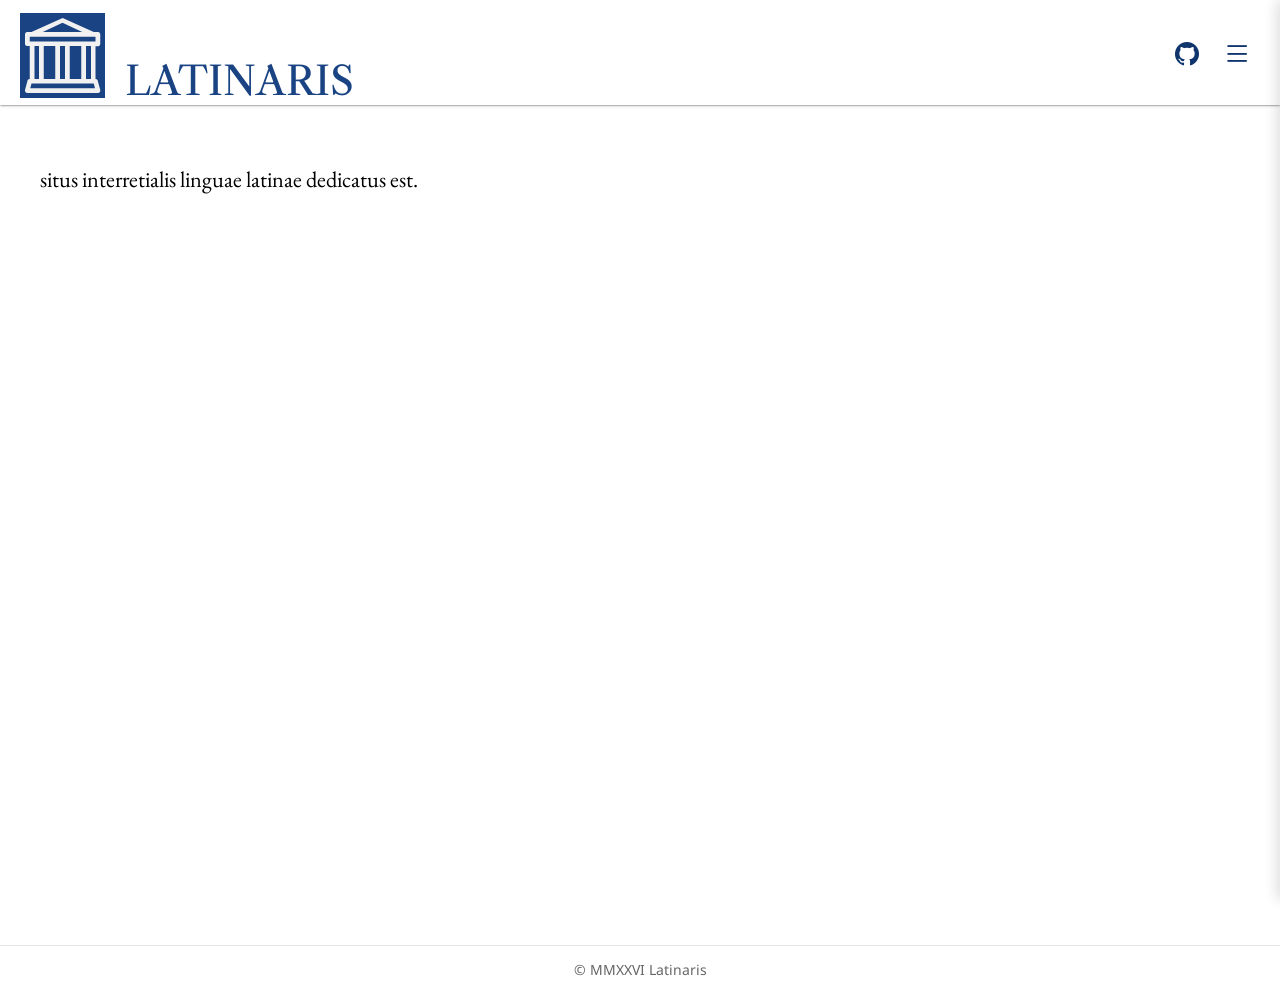
<file: index.html>
<!doctype html>
<html lang="la">

<head>
  <meta charset="utf-8">
  <meta name="viewport" content="width=device-width, initial-scale=1.0">
  <title>Latinaris</title>
  <link rel="stylesheet" href="https://cdn.jsdelivr.net/npm/bootstrap-icons@1.13.1/font/bootstrap-icons.min.css">
  <link rel="stylesheet" href="/styles.css">
  <link rel="icon" type="image/png" sizes="32x32" href="/favicon.png">

  <link rel="preconnect" href="https://fonts.googleapis.com">
  <link rel="preconnect" href="https://fonts.gstatic.com" crossorigin>
  <link
    href="https://fonts.googleapis.com/css2?family=EB+Garamond:ital,wght@0,400..800;1,400..800&family=Libre+Caslon+Text:ital,wght@0,400;0,700;1,400&family=Noto+Sans:ital,wght@0,100..900;1,100..900&display=swap"
    rel="stylesheet">
</head>

<body>

  <div class="navbar">

    <div class="brand">
      
      <i class="bi bi-bank brand-logo"></i>
      <span class="brand-name">LATINARIS</span>
    </div>

    <div class="nav-actions">
      <a href="https://github.com/latinaris/latinaris.github.com" class="nav-link" aria-label="Visit our GitHub repository">
        <i class="bi bi-github"></i>
      </a>
      <button id="menu-toggle" class="menu-btn" aria-label="Open navigation menu" aria-expanded="false">
        <i class="bi bi-list"></i>
      </button>
    </div>
  </div>

  <!-- Content Layout Wrapper -->
  <div class="layout-container">

    <!-- Main Article Content -->
    <main class="main-content">

      <div class="content">
        <p>
          situs interretialis linguae latinae dedicatus est.
        </p>
      </div>
    </main>
   
  </div>

  <footer class="site-footer">
    <p>&copy; MMXXVI Latinaris</p>
  </footer>
  <div id="menu-backdrop" class="menu-backdrop"></div>

  <!-- Right-Side Off-Canvas Drawer -->
  <aside id="side-menu" class="side-menu" aria-hidden="true">
    <div class="side-menu-header">
      <span>INDEX</span>
      <button id="menu-close" class="menu-close-btn" aria-label="Close navigation menu">
        <i class="bi bi-x-lg"></i>
      </button>
    </div>
    <nav class="side-menu-links">
      <a href="/index.html"><i class="bi bi-house-door"></i> DOMUS</a>
      <a href="/bib/index.html"><i class="bi bi-book"></i> BIBLIOTHECA</a>
    </nav>
  </aside>

  <script src="/script.js"></script>
</body>

</html>
</file>
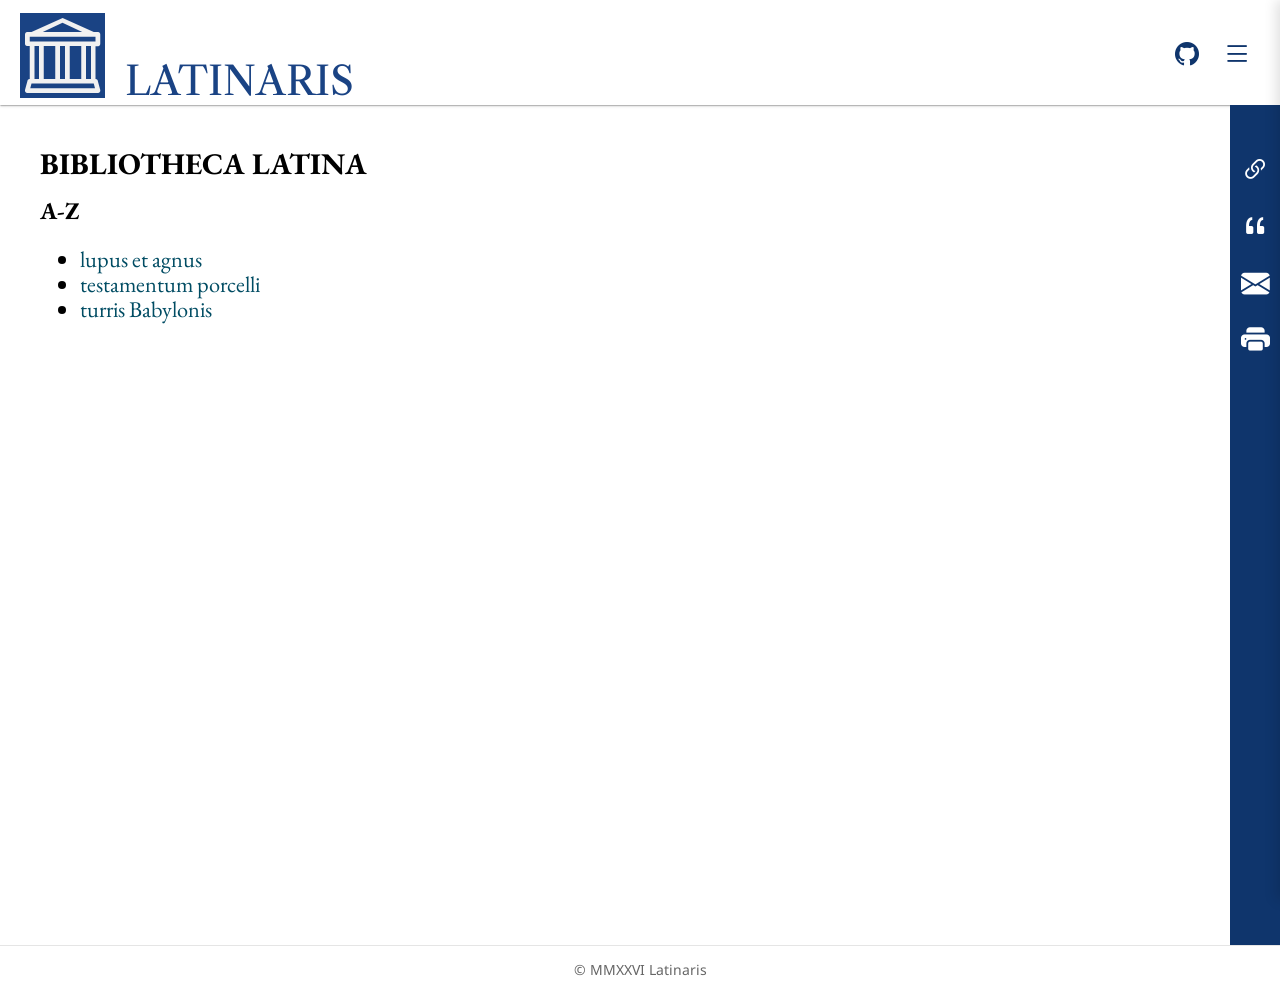
<file: bib/index.html>
<!doctype html>
<html lang="la">

<head>
    <meta charset="utf-8">
    <meta name="viewport" content="width=device-width, initial-scale=1.0">
    <title>bibliotheca</title>
    <link rel="stylesheet" href="https://cdn.jsdelivr.net/npm/bootstrap-icons@1.13.1/font/bootstrap-icons.min.css">
    <link rel="stylesheet" href="/styles.css">
    <link rel="icon" type="image/png" sizes="32x32" href="/favicon.png">

    <link rel="preconnect" href="https://fonts.googleapis.com">
    <link rel="preconnect" href="https://fonts.gstatic.com" crossorigin>
    <link
        href="https://fonts.googleapis.com/css2?family=EB+Garamond:ital,wght@0,400..800;1,400..800&family=Libre+Caslon+Text:ital,wght@0,400;0,700;1,400&family=Noto+Sans:ital,wght@0,100..900;1,100..900&display=swap"
        rel="stylesheet">
</head>

<body>

    <div class="navbar">

        <div class="brand">
            <i class="bi bi-bank brand-logo"></i>
            <span class="brand-name">LATINARIS</span>
        </div>

        <div class="nav-actions">
            <a href="https://github.com/latinaris/latinaris.github.com" class="nav-link" aria-label="Visit our GitHub repository">
                <i class="bi bi-github"></i>
            </a>
            <button id="menu-toggle" class="menu-btn" aria-label="Open navigation menu" aria-expanded="false">
                <i class="bi bi-list"></i>
            </button>
        </div>
    </div>

    <!-- Content Layout Wrapper -->
    <div class="layout-container">

        <!-- Main Article Content -->
        <main class="main-content">


            <div class="widget">
                <h1 class="title">BIBLIOTHECA LATINA</h1>
                <h2>A-Z</h2>
            </div>



            <div class="content">
                <p>
                <ul>

                    <li><a href="/bib/fabulae-aesopiae/lupus-et-agnus.html">lupus et agnus</a></li>
                    <li><a href="/bib/adespota/testamentum-porcelli.html">testamentum porcelli</a></li>
                    <li><a href="/bib/biblia/turris-babylonis.html">turris Babylonis</a></li>

                </ul>
                </p>


            </div>
        </main>

        <!-- Slim Right-Side Sharing & Citation Rail -->
        <div class="share-rail" aria-label="Share and cite actions">
            <button type="button" class="share-rail-btn" id="copy-link-btn" title="Copy article link"
                aria-label="Copy article link">
                <i class="bi bi-link-45deg"></i>
            </button>
            <button type="button" class="share-rail-btn" id="cite-btn" title="Copy citation" aria-label="Copy citation">
                <i class="bi bi-quote"></i>
            </button>
            <a class="share-rail-btn"
                href="mailto:?subject=testamentum%20porcelli&body=https://latinaris.github.io/bib/index.html"
                title="Share via email" aria-label="Share via email">
                <i class="bi bi-envelope-fill"></i>
            </a>
            <button type="button" class="share-rail-btn" onclick="window.print()" title="Print article"
                aria-label="Print article">
                <i class="bi bi-printer-fill"></i>
            </button>
        </div>

    </div>

    <footer class="site-footer">
        <p>&copy; MMXXVI Latinaris</p>
    </footer>
    <div id="menu-backdrop" class="menu-backdrop"></div>

    <!-- Right-Side Off-Canvas Drawer -->
    <aside id="side-menu" class="side-menu" aria-hidden="true">
        <div class="side-menu-header">
            <span>INDEX</span>
            <button id="menu-close" class="menu-close-btn" aria-label="Close navigation menu">
                <i class="bi bi-x-lg"></i>
            </button>
        </div>
        <nav class="side-menu-links">
            <a href="/index.html"><i class="bi bi-house-door"></i> DOMUS</a>
            <a href="/bib/index.html"><i class="bi bi-book"></i> BIBLIOTHECA</a>
        </nav>
    </aside>

    <script src="/script.js"></script>
</body>

</html>
</file>
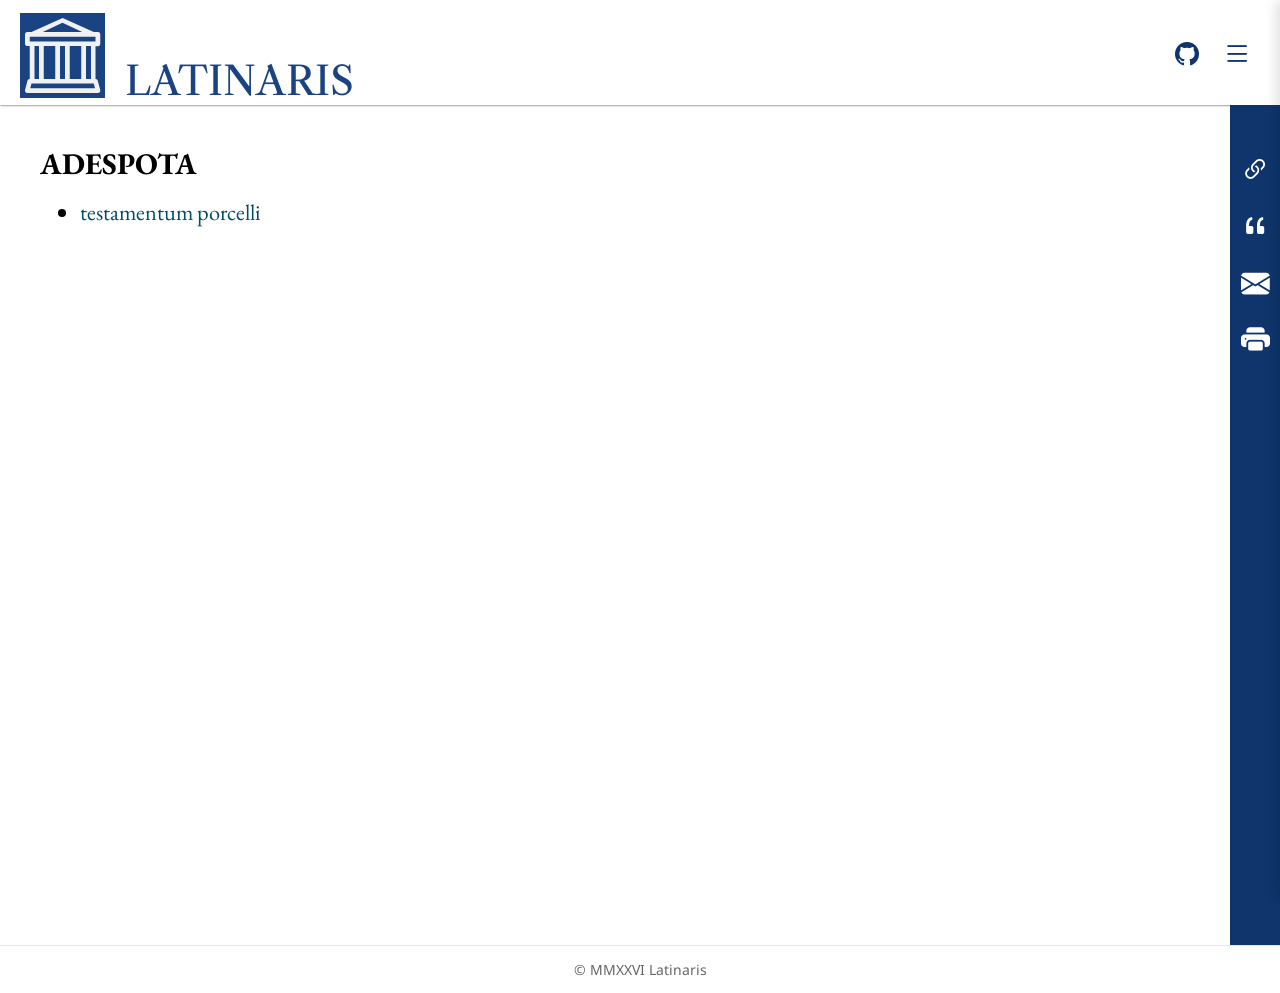
<file: bib/adespota/index.html>
<!doctype html>
<html lang="la">

<head>
  <meta charset="utf-8">
  <meta name="viewport" content="width=device-width, initial-scale=1.0">
  <title>adespota</title>
  <link rel="stylesheet" href="https://cdn.jsdelivr.net/npm/bootstrap-icons@1.13.1/font/bootstrap-icons.min.css">
  <link rel="stylesheet" href="/styles.css">
  <link rel="icon" type="image/png" sizes="32x32" href="/favicon.png">

  <link rel="preconnect" href="https://fonts.googleapis.com">
  <link rel="preconnect" href="https://fonts.gstatic.com" crossorigin>
  <link
    href="https://fonts.googleapis.com/css2?family=EB+Garamond:ital,wght@0,400..800;1,400..800&family=Libre+Caslon+Text:ital,wght@0,400;0,700;1,400&family=Noto+Sans:ital,wght@0,100..900;1,100..900&display=swap"
    rel="stylesheet">
</head>

<body>

  <div class="navbar">

    <div class="brand">
      <i class="bi bi-bank brand-logo"></i>
      <span class="brand-name">LATINARIS</span>
    </div>

    <div class="nav-actions">
      <a href="https://github.com/latinaris/latinaris.github.com" class="nav-link" aria-label="Visit our GitHub repository">
        <i class="bi bi-github"></i>
      </a>
      <button id="menu-toggle" class="menu-btn" aria-label="Open navigation menu" aria-expanded="false">
        <i class="bi bi-list"></i>
      </button>
    </div>
  </div>

  <!-- Content Layout Wrapper -->
  <div class="layout-container">

    <!-- Main Article Content -->
    <main class="main-content">


      <div class="widget">
        <h1 class="title">ADESPOTA</h1>
       
      </div>



      <div class="content">
        <p>
          <ul>
            <li><a href="/bib/adespota/testamentum-porcelli.html">testamentum porcelli</a></li>
          </ul>
        </p>
        
      
      </div>
    </main>

    <!-- Slim Right-Side Sharing & Citation Rail -->
    <div class="share-rail" aria-label="Share and cite actions">
      <button type="button" class="share-rail-btn" id="copy-link-btn" title="Copy article link"
        aria-label="Copy article link">
        <i class="bi bi-link-45deg"></i>
      </button>
      <button type="button" class="share-rail-btn" id="cite-btn" title="Copy citation" aria-label="Copy citation">
        <i class="bi bi-quote"></i>
      </button>
      <a class="share-rail-btn" href="mailto:?subject=ADESPOTA&body=https://latinaris.github.io/bib/adespota/"
        title="Share via email" aria-label="Share via email">
        <i class="bi bi-envelope-fill"></i>
      </a>
      <button type="button" class="share-rail-btn" onclick="window.print()" title="Print article"
        aria-label="Print article">
        <i class="bi bi-printer-fill"></i>
      </button>
    </div>

  </div>

  <footer class="site-footer">
    <p>&copy; MMXXVI Latinaris</p>
  </footer>
  <div id="menu-backdrop" class="menu-backdrop"></div>

  <!-- Right-Side Off-Canvas Drawer -->
  <aside id="side-menu" class="side-menu" aria-hidden="true">
    <div class="side-menu-header">
      <span>INDEX</span>
      <button id="menu-close" class="menu-close-btn" aria-label="Close navigation menu">
        <i class="bi bi-x-lg"></i>
      </button>
    </div>
    <nav class="side-menu-links">
      <a href="/index.html"><i class="bi bi-house-door"></i> DOMUS</a>
      <a href="/bib/index.html"><i class="bi bi-book"></i> BIBLIOTHECA</a>
    </nav>
  </aside>

  <script src="/script.js"></script>
</body>

</html>
</file>
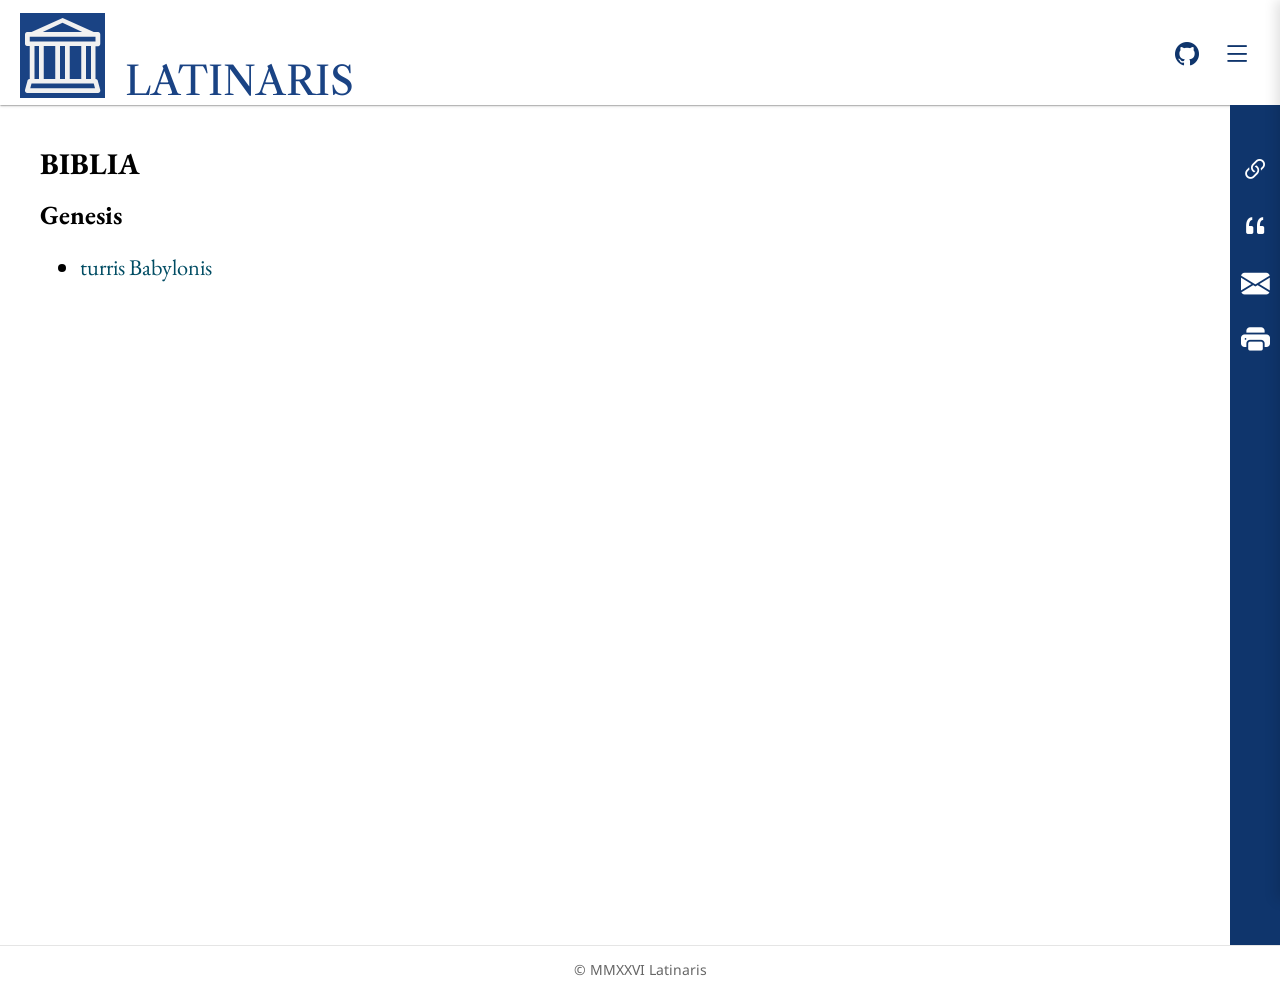
<file: bib/biblia/index.html>
<!doctype html>
<html lang="la">

<head>
  <meta charset="utf-8">
  <meta name="viewport" content="width=device-width, initial-scale=1.0">
  <title>Biblia</title>
  <link rel="stylesheet" href="https://cdn.jsdelivr.net/npm/bootstrap-icons@1.13.1/font/bootstrap-icons.min.css">
  <link rel="stylesheet" href="/styles.css">
  <link rel="icon" type="image/png" sizes="32x32" href="/favicon.png">

  <link rel="preconnect" href="https://fonts.googleapis.com">
  <link rel="preconnect" href="https://fonts.gstatic.com" crossorigin>
  <link
    href="https://fonts.googleapis.com/css2?family=EB+Garamond:ital,wght@0,400..800;1,400..800&family=Libre+Caslon+Text:ital,wght@0,400;0,700;1,400&family=Noto+Sans:ital,wght@0,100..900;1,100..900&display=swap"
    rel="stylesheet">
</head>

<body>

  <div class="navbar">

    <div class="brand">
      <i class="bi bi-bank brand-logo"></i>
      <span class="brand-name">LATINARIS</span>
    </div>

    <div class="nav-actions">
      <a href="https://github.com/latinaris/latinaris.github.com" class="nav-link" aria-label="Visit our GitHub repository">
        <i class="bi bi-github"></i>
      </a>
      <button id="menu-toggle" class="menu-btn" aria-label="Open navigation menu" aria-expanded="false">
        <i class="bi bi-list"></i>
      </button>
    </div>
  </div>

  <!-- Content Layout Wrapper -->
  <div class="layout-container">

    <!-- Main Article Content -->
    <main class="main-content">


      <div class="widget">
        <h1 class="title">BIBLIA</h1>
       
      </div>



      <div class="content">
        <h3>Genesis</h3>
        <p>
          <ul>
            <li><a href="/bib/biblia/turris-babylonis.html">turris Babylonis</a></li>
          </ul>
        </p>
        
      
      </div>
    </main>

    <!-- Slim Right-Side Sharing & Citation Rail -->
    <div class="share-rail" aria-label="Share and cite actions">
      <button type="button" class="share-rail-btn" id="copy-link-btn" title="Copy article link"
        aria-label="Copy article link">
        <i class="bi bi-link-45deg"></i>
      </button>
      <button type="button" class="share-rail-btn" id="cite-btn" title="Copy citation" aria-label="Copy citation">
        <i class="bi bi-quote"></i>
      </button>
      <a class="share-rail-btn" href="mailto:?subject=BIBLIA&body=https://latinaris.github.io/bib/biblia/"
        title="Share via email" aria-label="Share via email">
        <i class="bi bi-envelope-fill"></i>
      </a>
      <button type="button" class="share-rail-btn" onclick="window.print()" title="Print article"
        aria-label="Print article">
        <i class="bi bi-printer-fill"></i>
      </button>
    </div>

  </div>

  <footer class="site-footer">
    <p>&copy; MMXXVI Latinaris</p>
  </footer>
  <div id="menu-backdrop" class="menu-backdrop"></div>

  <!-- Right-Side Off-Canvas Drawer -->
  <aside id="side-menu" class="side-menu" aria-hidden="true">
    <div class="side-menu-header">
      <span>INDEX</span>
      <button id="menu-close" class="menu-close-btn" aria-label="Close navigation menu">
        <i class="bi bi-x-lg"></i>
      </button>
    </div>
    <nav class="side-menu-links">
      <a href="/index.html"><i class="bi bi-house-door"></i> DOMUS</a>
      <a href="/bib/index.html"><i class="bi bi-book"></i> BIBLIOTHECA</a>
    </nav>
  </aside>

  <script src="/script.js"></script>
</body>

</html>
</file>
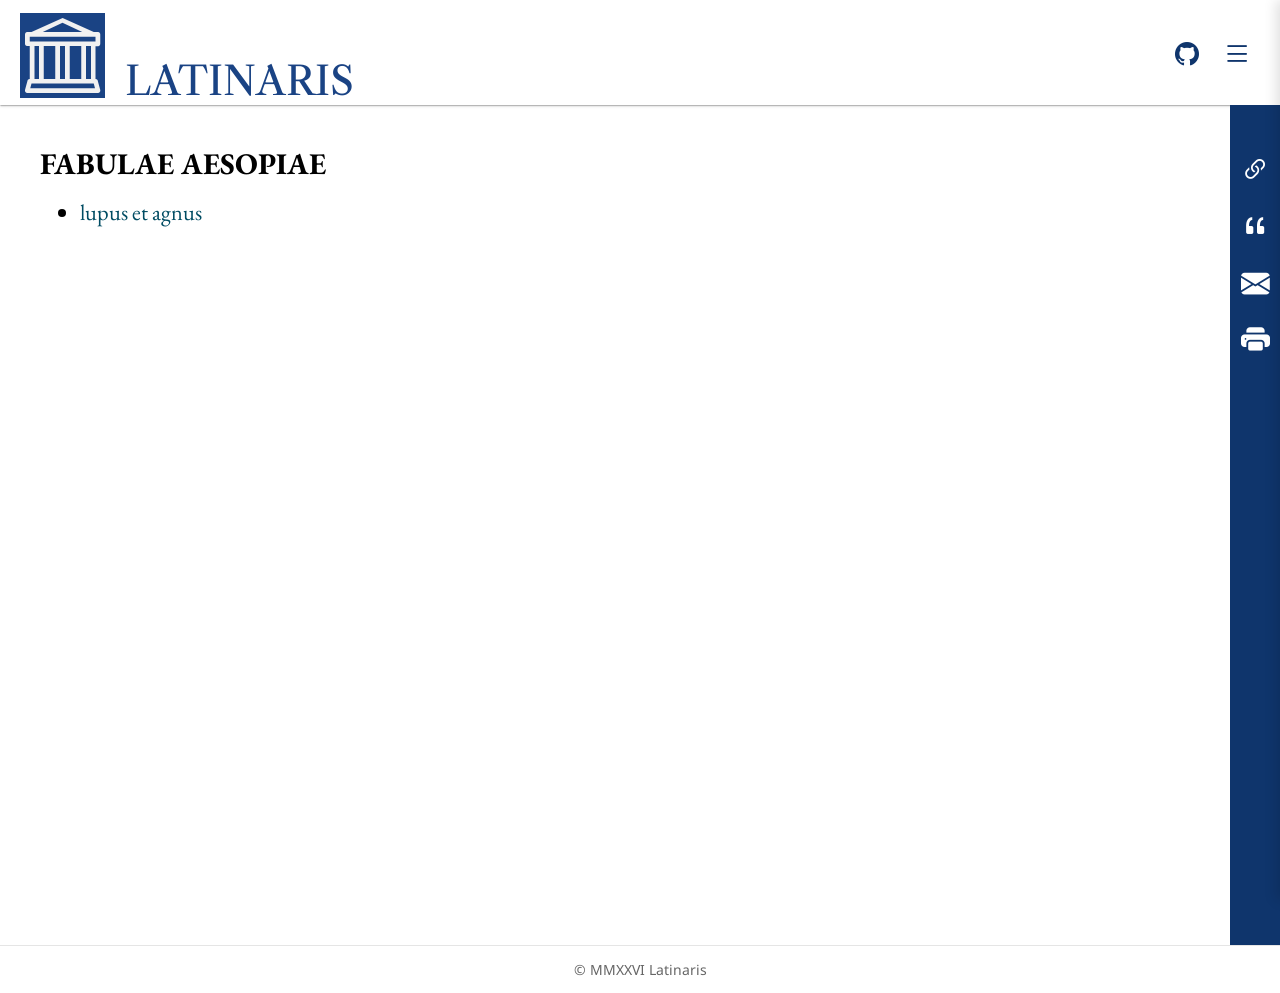
<file: bib/fabulae-aesopiae/index.html>
<!doctype html>
<html lang="la">

<head>
  <meta charset="utf-8">
  <meta name="viewport" content="width=device-width, initial-scale=1.0">
  <title>fabulae Aesopiae</title>
  <link rel="stylesheet" href="https://cdn.jsdelivr.net/npm/bootstrap-icons@1.13.1/font/bootstrap-icons.min.css">
  <link rel="stylesheet" href="/styles.css">
  <link rel="icon" type="image/png" sizes="32x32" href="/favicon.png">

  <link rel="preconnect" href="https://fonts.googleapis.com">
  <link rel="preconnect" href="https://fonts.gstatic.com" crossorigin>
  <link
    href="https://fonts.googleapis.com/css2?family=EB+Garamond:ital,wght@0,400..800;1,400..800&family=Libre+Caslon+Text:ital,wght@0,400;0,700;1,400&family=Noto+Sans:ital,wght@0,100..900;1,100..900&display=swap"
    rel="stylesheet">
</head>

<body>

  <div class="navbar">

    <div class="brand">
      <i class="bi bi-bank brand-logo"></i>
      <span class="brand-name">LATINARIS</span>
    </div>

    <div class="nav-actions">
      <a href="https://github.com/latinaris/latinaris.github.com" class="nav-link" aria-label="Visit our GitHub repository">
        <i class="bi bi-github"></i>
      </a>
      <button id="menu-toggle" class="menu-btn" aria-label="Open navigation menu" aria-expanded="false">
        <i class="bi bi-list"></i>
      </button>
    </div>
  </div>

  <!-- Content Layout Wrapper -->
  <div class="layout-container">

    <!-- Main Article Content -->
    <main class="main-content">


      <div class="widget">
        <h1 class="title">FABULAE AESOPIAE</h1>
       
      </div>



      <div class="content">
        <p>
          <ul>
            <li><a href="/bib/fabulae-aesopiae/lupus-et-agnus.html">lupus et agnus</a></li>
          </ul>
        </p>
        
      
      </div>
    </main>

    <!-- Slim Right-Side Sharing & Citation Rail -->
    <div class="share-rail" aria-label="Share and cite actions">
      <button type="button" class="share-rail-btn" id="copy-link-btn" title="Copy article link"
        aria-label="Copy article link">
        <i class="bi bi-link-45deg"></i>
      </button>
      <button type="button" class="share-rail-btn" id="cite-btn" title="Copy citation" aria-label="Copy citation">
        <i class="bi bi-quote"></i>
      </button>
      <a class="share-rail-btn" href="mailto:?subject=FABULAE%20AESOPIAE&body=https://latinaris.github.io/bib/fabulae-aesopiae/"
        title="Share via email" aria-label="Share via email">
        <i class="bi bi-envelope-fill"></i>
      </a>
      <button type="button" class="share-rail-btn" onclick="window.print()" title="Print article"
        aria-label="Print article">
        <i class="bi bi-printer-fill"></i>
      </button>
    </div>

  </div>

  <footer class="site-footer">
    <p>&copy; MMXXVI Latinaris</p>
  </footer>
  <div id="menu-backdrop" class="menu-backdrop"></div>

  <!-- Right-Side Off-Canvas Drawer -->
  <aside id="side-menu" class="side-menu" aria-hidden="true">
    <div class="side-menu-header">
      <span>INDEX</span>
      <button id="menu-close" class="menu-close-btn" aria-label="Close navigation menu">
        <i class="bi bi-x-lg"></i>
      </button>
    </div>
    <nav class="side-menu-links">
      <a href="/index.html"><i class="bi bi-house-door"></i> DOMUS</a>
      <a href="/bib/index.html"><i class="bi bi-book"></i> BIBLIOTHECA</a>
    </nav>
  </aside>

  <script src="/script.js"></script>
</body>

</html>
</file>
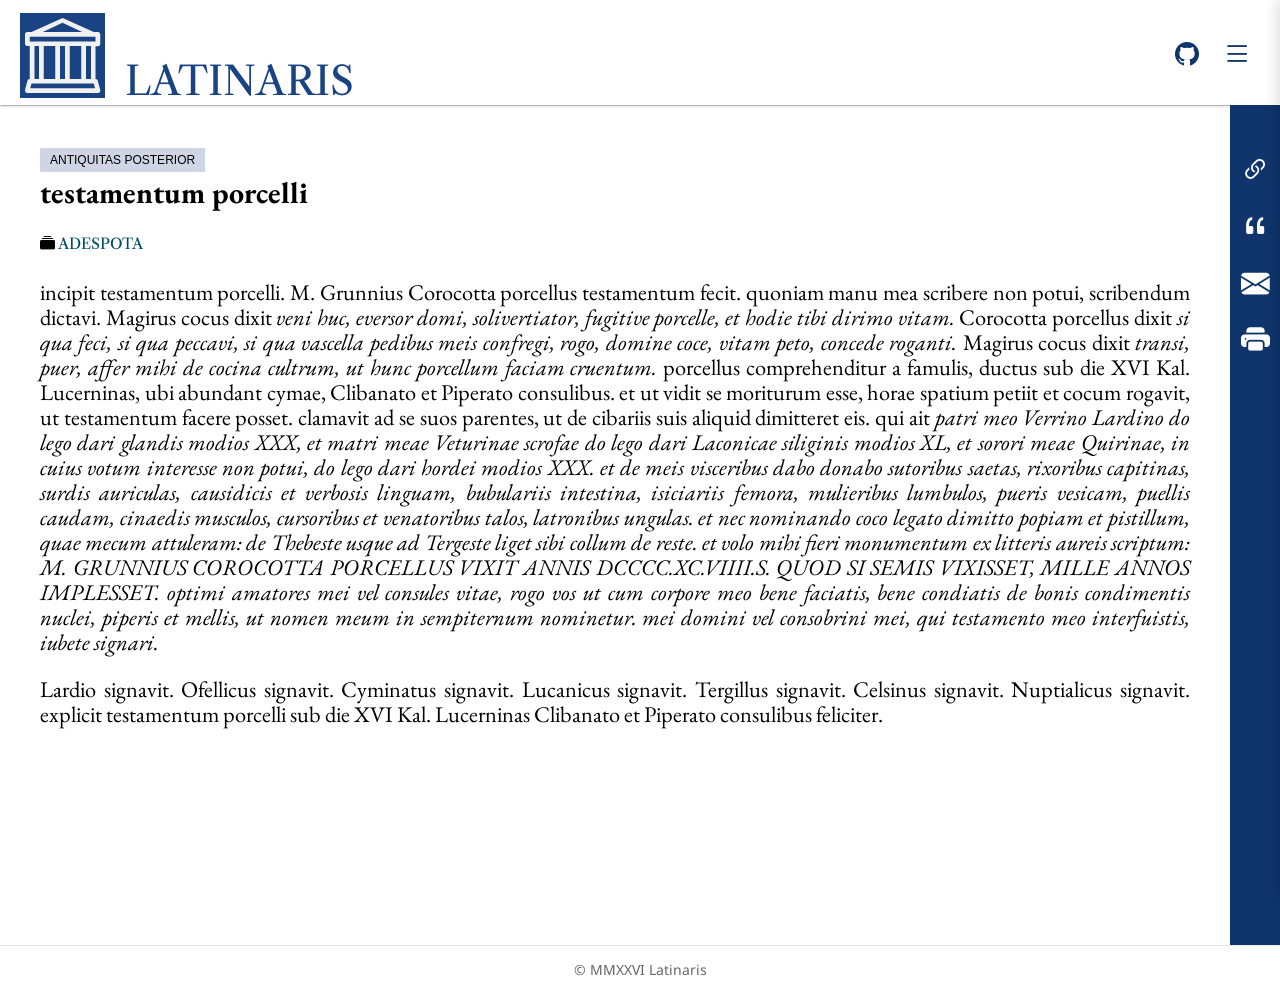
<file: bib/adespota/testamentum-porcelli.html>
<!doctype html>
<html lang="la">

<head>
  <meta charset="utf-8">
  <meta name="viewport" content="width=device-width, initial-scale=1.0">
  <title>testamentum porcelli</title>
  <link rel="stylesheet" href="https://cdn.jsdelivr.net/npm/bootstrap-icons@1.13.1/font/bootstrap-icons.min.css">
  <link rel="stylesheet" href="/styles.css">
  <link rel="icon" type="image/png" sizes="32x32" href="/favicon.png">

  <link rel="preconnect" href="https://fonts.googleapis.com">
  <link rel="preconnect" href="https://fonts.gstatic.com" crossorigin>
  <link
    href="https://fonts.googleapis.com/css2?family=EB+Garamond:ital,wght@0,400..800;1,400..800&family=Libre+Caslon+Text:ital,wght@0,400;0,700;1,400&family=Noto+Sans:ital,wght@0,100..900;1,100..900&display=swap"
    rel="stylesheet">
</head>

<body>

  <div class="navbar">

    <div class="brand">
      <i class="bi bi-bank brand-logo"></i>
      <span class="brand-name">LATINARIS</span>
    </div>

    <div class="nav-actions">
      <a href="https://github.com/latinaris/latinaris.github.com" class="nav-link" aria-label="Visit our GitHub repository">
        <i class="bi bi-github"></i>
      </a>
      <button id="menu-toggle" class="menu-btn" aria-label="Open navigation menu" aria-expanded="false">
        <i class="bi bi-list"></i>
      </button>
    </div>
  </div>

  <!-- Content Layout Wrapper -->
  <div class="layout-container">

    <!-- Main Article Content -->
    <main class="main-content">


      <div class="widget">
        <div style="margin: 0px;"><span class="timeperiod">ANTIQUITAS POSTERIOR</span></div>
        <h1 class="title">testamentum porcelli <i class="bi bi-unlock2-fill lock"></i></h1>
        <p class="collection"><i class="bi bi-collection-fill"></i><a href="/bib/adespota/"> ADESPOTA</a></p>
      </div>



      <div class="content">
        <p>incipit testamentum porcelli. M. Grunnius Corocotta porcellus testamentum fecit. quoniam manu mea scribere
          non potui, scribendum dictavi. Magirus cocus dixit <i>veni huc, eversor domi, solivertiator, fugitive
            porcelle, et hodie tibi dirimo vitam.</i> Corocotta porcellus dixit <i>si qua feci, si qua peccavi, si qua
            vascella pedibus meis confregi, rogo, domine coce, vitam peto, concede roganti.</i> Magirus cocus dixit
          <i>transi, puer, affer mihi de cocina cultrum, ut hunc porcellum faciam cruentum.</i> porcellus comprehenditur
          a famulis, ductus sub die XVI Kal. Lucerninas, ubi abundant cymae, Clibanato et Piperato consulibus. et ut
          vidit se moriturum esse, horae spatium petiit et cocum rogavit, ut testamentum facere posset. clamavit ad se
          suos parentes, ut de cibariis suis aliquid dimitteret eis. qui ait <i>patri meo Verrino Lardino do lego dari
            glandis modios XXX, et matri meae Veturinae scrofae do lego dari Laconicae siliginis modios XL, et sorori
            meae Quirinae, in cuius votum interesse non potui, do lego dari hordei modios XXX. et de meis visceribus
            dabo donabo sutoribus saetas, rixoribus capitinas, surdis auriculas, causidicis et verbosis linguam,
            bubulariis intestina, isiciariis femora, mulieribus lumbulos, pueris vesicam, puellis caudam, cinaedis
            musculos, cursoribus et venatoribus talos, latronibus ungulas. et nec nominando coco legato dimitto popiam
            et pistillum, quae mecum attuleram: de Thebeste usque ad Tergeste liget sibi collum de reste. et volo mihi
            fieri monumentum ex litteris aureis scriptum: M. GRUNNIUS COROCOTTA PORCELLUS VIXIT ANNIS DCCCC.XC.VIIII.S.
            QUOD SI SEMIS VIXISSET, MILLE ANNOS IMPLESSET. optimi amatores mei vel consules vitae, rogo vos ut cum
            corpore meo bene faciatis, bene condiatis de bonis condimentis nuclei, piperis et mellis, ut nomen meum in
            sempiternum nominetur. mei domini vel consobrini mei, qui testamento meo interfuistis, iubete signari.</i>
        <p>

        <p>Lardio signavit. Ofellicus signavit. Cyminatus signavit. Lucanicus signavit. Tergillus signavit. Celsinus
          signavit. Nuptialicus signavit. explicit testamentum porcelli sub die XVI Kal. Lucerninas Clibanato et
          Piperato consulibus feliciter.</p>
      </div>
    </main>

    <!-- Slim Right-Side Sharing & Citation Rail -->
    <div class="share-rail" aria-label="Share and cite actions">
      <button type="button" class="share-rail-btn" id="copy-link-btn" title="Copy article link"
        aria-label="Copy article link">
        <i class="bi bi-link-45deg"></i>
      </button>
      <button type="button" class="share-rail-btn" id="cite-btn" title="Copy citation" aria-label="Copy citation">
        <i class="bi bi-quote"></i>
      </button>
      <a class="share-rail-btn"
        href="mailto:?subject=testamentum%20porcelli&body=https://latinaris.github.io/bib/index.html"
        title="Share via email" aria-label="Share via email">
        <i class="bi bi-envelope-fill"></i>
      </a>
      <button type="button" class="share-rail-btn" onclick="window.print()" title="Print article"
        aria-label="Print article">
        <i class="bi bi-printer-fill"></i>
      </button>
    </div>

  </div>

  <footer class="site-footer">
    <p>&copy; MMXXVI Latinaris</p>
  </footer>
  <div id="menu-backdrop" class="menu-backdrop"></div>

  <!-- Right-Side Off-Canvas Drawer -->
  <aside id="side-menu" class="side-menu" aria-hidden="true">
    <div class="side-menu-header">
      <span>INDEX</span>
      <button id="menu-close" class="menu-close-btn" aria-label="Close navigation menu">
        <i class="bi bi-x-lg"></i>
      </button>
    </div>
    <nav class="side-menu-links">
      <a href="/index.html"><i class="bi bi-house-door"></i> DOMUS</a>
      <a href="/bib/index.html"><i class="bi bi-book"></i> BIBLIOTHECA</a>
    </nav>
  </aside>

  <script src="/script.js"></script>
</body>

</html>
</file>
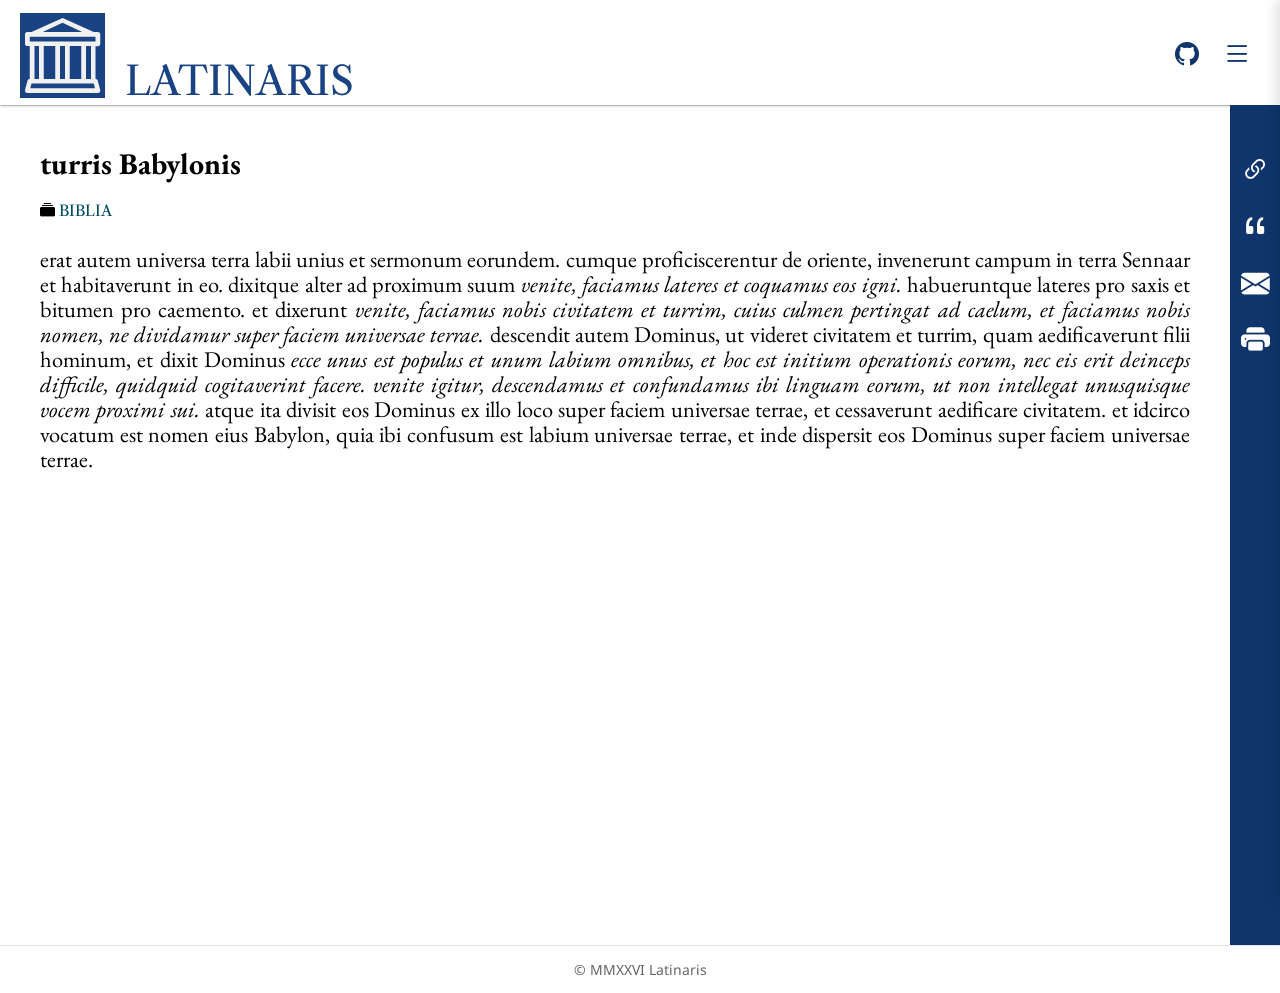
<file: bib/biblia/turris-babylonis.html>
<!doctype html>
<html lang="la">

<head>
    <meta charset="utf-8">
    <meta name="viewport" content="width=device-width, initial-scale=1.0">
    <title>turris Babylonis</title>
    <link rel="stylesheet" href="https://cdn.jsdelivr.net/npm/bootstrap-icons@1.13.1/font/bootstrap-icons.min.css">
    <link rel="stylesheet" href="/styles.css">
    <link rel="icon" type="image/png" sizes="32x32" href="/favicon.png">

    <link rel="preconnect" href="https://fonts.googleapis.com">
    <link rel="preconnect" href="https://fonts.gstatic.com" crossorigin>
    <link
        href="https://fonts.googleapis.com/css2?family=EB+Garamond:ital,wght@0,400..800;1,400..800&family=Libre+Caslon+Text:ital,wght@0,400;0,700;1,400&family=Noto+Sans:ital,wght@0,100..900;1,100..900&display=swap"
        rel="stylesheet">
</head>

<body>

    <div class="navbar">

        <div class="brand">
            <i class="bi bi-bank brand-logo"></i>
            <span class="brand-name">LATINARIS</span>
        </div>

        <div class="nav-actions">
            <a href="https://github.com/latinaris/latinaris.github.com" class="nav-link" aria-label="Visit our GitHub repository">
                <i class="bi bi-github"></i>
            </a>
            <button id="menu-toggle" class="menu-btn" aria-label="Open navigation menu" aria-expanded="false">
                <i class="bi bi-list"></i>
            </button>
        </div>
    </div>

    <!-- Content Layout Wrapper -->
    <div class="layout-container">

        <!-- Main Article Content -->
        <main class="main-content">


            <div class="widget">
                <h1 class="title">turris Babylonis</h1>
                <p class="collection"><i class="bi bi-collection-fill"></i><a href="/bib/biblia/"> BIBLIA</a></p>
            </div>



            <div class="content">
                <p>erat autem universa terra labii unius et sermonum eorundem. cumque proficiscerentur de oriente,
                    invenerunt campum in terra Sennaar et habitaverunt in eo. dixitque alter ad proximum suum <i>venite,
                        faciamus lateres et coquamus eos igni.</i> habueruntque lateres pro saxis et bitumen pro
                    caemento. et dixerunt <i>venite, faciamus nobis civitatem et turrim, cuius culmen pertingat ad
                        caelum, et faciamus nobis nomen, ne dividamur super faciem universae terrae.</i> descendit autem
                    Dominus, ut videret civitatem et turrim, quam aedificaverunt filii hominum, et dixit Dominus <i>ecce
                        unus est populus et unum labium omnibus, et hoc est initium operationis eorum, nec eis erit
                        deinceps difficile, quidquid cogitaverint facere. venite igitur, descendamus et confundamus ibi
                        linguam eorum, ut non intellegat unusquisque vocem proximi sui.</i> atque ita divisit eos
                    Dominus ex illo loco super faciem universae terrae, et cessaverunt aedificare civitatem. et idcirco
                    vocatum est nomen eius Babylon, quia ibi confusum est labium universae terrae, et inde dispersit eos
                    Dominus super faciem universae terrae.</p>

            </div>
        </main>

        <!-- Slim Right-Side Sharing & Citation Rail -->
        <div class="share-rail" aria-label="Share and cite actions">
            <button type="button" class="share-rail-btn" id="copy-link-btn" title="Copy article link"
                aria-label="Copy article link">
                <i class="bi bi-link-45deg"></i>
            </button>
            <button type="button" class="share-rail-btn" id="cite-btn" title="Copy citation" aria-label="Copy citation">
                <i class="bi bi-quote"></i>
            </button>
            <a class="share-rail-btn"
                href="mailto:?subject=turris%20Babylonis&body=https://latinaris.github.io/bib/biblia/turris-babylonis.html"
                title="Share via email" aria-label="Share via email">
                <i class="bi bi-envelope-fill"></i>
            </a>
            <button type="button" class="share-rail-btn" onclick="window.print()" title="Print article"
                aria-label="Print article">
                <i class="bi bi-printer-fill"></i>
            </button>
        </div>

    </div>

    <footer class="site-footer">
        <p>&copy; MMXXVI Latinaris</p>
    </footer>
    <div id="menu-backdrop" class="menu-backdrop"></div>

    <!-- Right-Side Off-Canvas Drawer -->
    <aside id="side-menu" class="side-menu" aria-hidden="true">
        <div class="side-menu-header">
            <span>INDEX</span>
            <button id="menu-close" class="menu-close-btn" aria-label="Close navigation menu">
                <i class="bi bi-x-lg"></i>
            </button>
        </div>
        <nav class="side-menu-links">
            <a href="/index.html"><i class="bi bi-house-door"></i> DOMUS</a>
            <a href="/bib/index.html"><i class="bi bi-book"></i> BIBLIOTHECA</a>
        </nav>
    </aside>

    <script src="/script.js"></script>
</body>

</html>
</file>
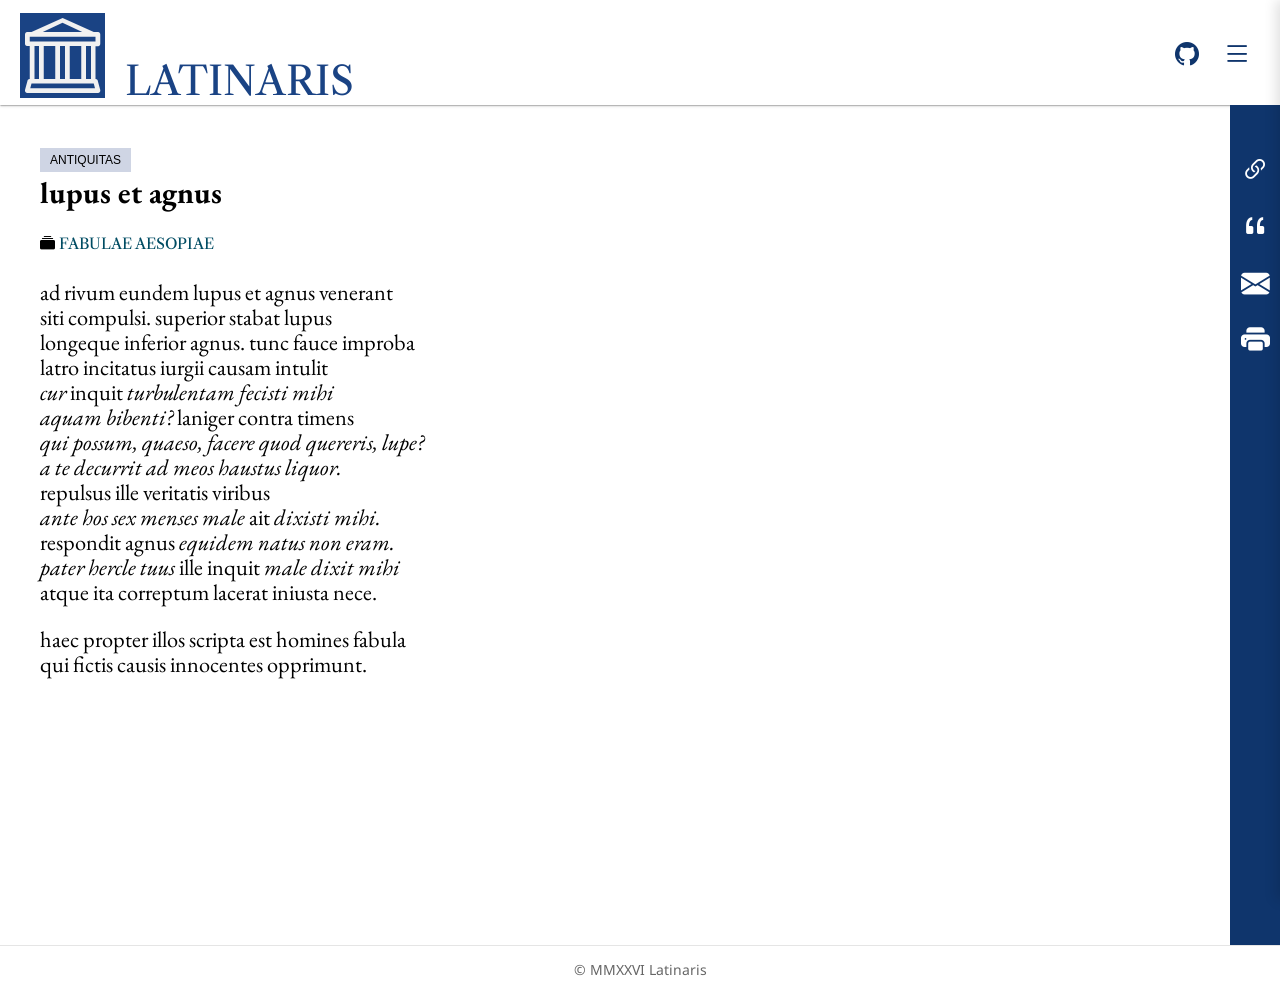
<file: bib/fabulae-aesopiae/lupus-et-agnus.html>
<!doctype html>
<html lang="la">

<head>
    <meta charset="utf-8">
    <meta name="viewport" content="width=device-width, initial-scale=1.0">
    <title>lupus et agnus</title>
    <link rel="stylesheet" href="https://cdn.jsdelivr.net/npm/bootstrap-icons@1.13.1/font/bootstrap-icons.min.css">
    <link rel="stylesheet" href="/styles.css">
    <link rel="icon" type="image/png" sizes="32x32" href="/favicon.png">

    <link rel="preconnect" href="https://fonts.googleapis.com">
    <link rel="preconnect" href="https://fonts.gstatic.com" crossorigin>
    <link
        href="https://fonts.googleapis.com/css2?family=EB+Garamond:ital,wght@0,400..800;1,400..800&family=Libre+Caslon+Text:ital,wght@0,400;0,700;1,400&family=Noto+Sans:ital,wght@0,100..900;1,100..900&display=swap"
        rel="stylesheet">
</head>

<body>

    <div class="navbar">

        <div class="brand">
            <i class="bi bi-bank brand-logo"></i>
            <span class="brand-name">LATINARIS</span>
        </div>

        <div class="nav-actions">
            <a href="https://github.com/latinaris/latinaris.github.com" class="nav-link" aria-label="Visit our GitHub repository">
                <i class="bi bi-github"></i>
            </a>
            <button id="menu-toggle" class="menu-btn" aria-label="Open navigation menu" aria-expanded="false">
                <i class="bi bi-list"></i>
            </button>
        </div>
    </div>

    <!-- Content Layout Wrapper -->
    <div class="layout-container">

        <!-- Main Article Content -->
        <main class="main-content">


            <div class="widget">
                <div style="margin: 0px;"><span class="timeperiod">ANTIQUITAS</span></div>
                <h1 class="title">lupus et agnus <i class="bi bi-unlock2-fill lock"></i></h1>
                <p class="collection"><i class="bi bi-collection-fill"></i><a href="/bib/fabulae-aesopiae/"> FABULAE
                        AESOPIAE</a></p>
            </div>



            <div class="content">
                <p>
                    ad rivum eundem lupus et agnus venerant<br>
                    siti compulsi. superior stabat lupus<br>
                    longeque inferior agnus. tunc fauce improba<br>
                    latro incitatus iurgii causam intulit<br>
                    <i>cur</i> inquit <i>turbulentam fecisti mihi<br>
                        aquam bibenti?</i> laniger contra timens<br>
                    <i>qui possum, quaeso, facere quod quereris, lupe?<br>
                        a te decurrit ad meos haustus liquor.</i><br>
                    repulsus ille veritatis viribus<br>
                    <i>ante hos sex menses male</i> ait <i>dixisti mihi.</i><br>
                    respondit agnus <i>equidem natus non eram.</i><br>
                    <i>pater hercle tuus</i> ille inquit <i>male dixit mihi</i><br>
                    atque ita correptum lacerat iniusta nece.<br>
                    </p><p>haec propter illos scripta est homines fabula<br>
                    qui fictis causis innocentes opprimunt.<br></p>
                </p>

            </div>
        </main>

        <!-- Slim Right-Side Sharing & Citation Rail -->
        <div class="share-rail" aria-label="Share and cite actions">
            <button type="button" class="share-rail-btn" id="copy-link-btn" title="Copy article link"
                aria-label="Copy article link">
                <i class="bi bi-link-45deg"></i>
            </button>
            <button type="button" class="share-rail-btn" id="cite-btn" title="Copy citation" aria-label="Copy citation">
                <i class="bi bi-quote"></i>
            </button>
            <a class="share-rail-btn"
                href="mailto:?subject=lupus%20et%20agnus&body=https://latinaris.github.io/bib/fabulae-aesopiae/lupus-et-agnus.html"
                title="Share via email" aria-label="Share via email">
                <i class="bi bi-envelope-fill"></i>
            </a>
            <button type="button" class="share-rail-btn" onclick="window.print()" title="Print article"
                aria-label="Print article">
                <i class="bi bi-printer-fill"></i>
            </button>
        </div>

    </div>

    <footer class="site-footer">
        <p>&copy; MMXXVI Latinaris</p>
    </footer>
    <div id="menu-backdrop" class="menu-backdrop"></div>

    <!-- Right-Side Off-Canvas Drawer -->
    <aside id="side-menu" class="side-menu" aria-hidden="true">
        <div class="side-menu-header">
            <span>INDEX</span>
            <button id="menu-close" class="menu-close-btn" aria-label="Close navigation menu">
                <i class="bi bi-x-lg"></i>
            </button>
        </div>
        <nav class="side-menu-links">
            <a href="/index.html"><i class="bi bi-house-door"></i> DOMUS</a>
            <a href="/bib/index.html"><i class="bi bi-book"></i> BIBLIOTHECA</a>
        </nav>
    </aside>

    <script src="/script.js"></script>
</body>

</html>
</file>
<file: styles.css>
:root {
  --accent-color: rgb(15, 53, 108);
  --link-color: rgb(0, 76, 99);
  --brand-color: rgb(26, 67, 132);
  --menu-font-family: "Noto Sans", sans-serif;
  --content-font-family: "EB Garamond", "Libre Caslon Text", Georgia, serif;
  --utility-font-family: "Libre Caslon Text", "EB Garamond", Georgia, serif;

}

/*Needed to stopp EB Garamond from turning u into v*/
:lang(la) {
  font-feature-settings: "locl" 0;
}

a,
a:visited {
  color: var(--link-color);
  text-decoration: none;
}

html,
body {
  width: 100%;
  text-rendering: optimizeLegibility;
  margin: 0;
  padding: 0;
}

.brand {
  margin-left: 20px;
  color: var(--brand-color) !important;

  display: flex;
  align-items: flex-end;
  /* Aligns bottom edges */
  gap: 10px;
}

.brand-logo {
  /* height: 85px;*/
  font-size: 75px;
  /* Controls your icon size */
  line-height: 1;
  /* Removes the huge vertical text-box spacing */
  display: inline-flex;
  /* Shrinks the box tightly around the glyph */

  background-color: var(--brand-color);
  color: rgb(241, 241, 241);
  padding: 5px;
  margin-right: 10px;
}

.brand-name {
  font-family: var(--utility-font-family);
  font-size: 40px;
  line-height: 0.85;
  /* Pulls the text baseline flush with the icon's bottom */
}

.brand-icon {
  margin-right: 30px;
  margin-top: 20px;
  margin-bottom: 20px;

  padding: 3px;

  color: white !important;
  background-color: var(--brand-color) !important;
  font-size: 5rem;
}

.navbar {
  display: flex;
  justify-content: space-between;
  align-items: center;
  line-height: 24px;
  height: 90px;
  padding: 10px 20px;
  padding-left: 0px;
  padding-bottom: 5px;

  font-size: 30px;

  box-shadow: rgba(0, 0, 0, 0.15) 0px 1px 3px 0px, rgba(0, 0, 0, 0.1) 0px 1px 1px 0px, rgba(0, 0, 0, 0.12) 0px 2px 1px -1px;
  transition: box-shadow 225ms cubic-bezier(0, 0, 0.2, 1);
}

.nav-actions {
  display: flex;
  align-items: center;
  gap: 0.75rem;
}

.nav-link {
  display: inline-flex;
  align-items: center;
  color: var(--accent-color) !important;
  font-size: 1.5rem;
  text-decoration: none;
  padding: 0.25rem;
  line-height: 1;
}

.timeperiod {
  background-color: rgb(207, 213, 228);
  font-family: Helvetica;
  padding-left: 10px;
  padding-right: 10px;
  padding-top: 5px;
  padding-bottom: 5px;
  font-size: 12px;
}

.title {
  /*font-size: 24px;*/
  font-size: 30px;
  margin-top: 5px;
}

.lock {
  color: green;
  font-size: 1.2rem;
}

.collection {
  font-family: var(--utility-font-family);
  font-size: 15px;
  margin-top: 0px;
}

.content {
  font-size: 1.4rem;
  margin-top: 10px;
  margin-bottom: 20px;
  line-height: 25px;
  text-align: justify;
  flex: 1;  
  max-width: 1200px;
  min-width: 0;
}

.main-content {
  font-family: var(--content-font-family);
  font-size: 16px;
  line-height: 1.7em;
  margin: 40px;
}

.site-footer {
  font-family: var(--menu-font-family) !important;
  display: flex;
  justify-content: center;
  align-items: center;
  border-top: 1px solid #e5e5e5;
  font-family: system-ui, -apple-system, sans-serif;
  font-size: 0.875rem;
  color: #666666;
}

/* --------------- MENU --------------- */


/* Toggle & Close Buttons */
.menu-btn,
.menu-close-btn {
  background: none;
  border: none;
  color: var(--accent-color);
  font-size: 1.8rem;
  cursor: pointer;
  padding: 0.25rem 0.5rem;
  line-height: 1;
}

.menu-close-btn {
  font-size: 1.25rem;
}

/* Translucent Backdrop */
.menu-backdrop {
  position: fixed;
  inset: 0;
  background: rgba(0, 0, 0, 0.35);
  /*for non dim: background: transparent;*/
  opacity: 0;
  visibility: hidden;
  transition: opacity 0.25s ease, visibility 0.25s ease;
  z-index: 999;
}

.menu-backdrop.open {
  opacity: 1;
  visibility: visible;
}

/* Right-Side Drawer */
.side-menu {
  font-size: 20px;
  font-family: var(--menu-font-family);
  position: fixed;
  top: 0;
  right: 0;
  width: 400px;
  max-width: 80vw;
  height: 100vh;
  background-color: #ffffff;
  box-shadow: -4px 0 12px rgba(0, 0, 0, 0.12);
  transform: translateX(100%);
  transition: transform 0.25s ease;
  z-index: 1000;
  display: flex;
  flex-direction: column;
}

.side-menu.open {
  transform: translateX(0);
}

.side-menu-header {
  display: flex;
  justify-content: space-between;
  align-items: center;
  padding: 1rem 1.25rem;
  border-bottom: 1px solid #e5e7eb;
  font-weight: 600;
  color: var(--accent-color);
}

.side-menu-links {
  display: flex;
  flex-direction: column;
  padding: 0.75rem 0;
}

.side-menu-links a {
  padding: 0.75rem 1.25rem;
  color: var(--accent-color);
  text-decoration: none;
  transition: background-color 0.15s ease;
}

.side-menu-links a:hover {
  background-color: rgba(15, 53, 108, 0.06);
}



/* -------------- SIDE RAIL FOR SHARING ------------ */


.layout-container {
  display: flex;
  align-items: stretch;
  min-height: calc(100vh - 60px);
  /* Adjust if your navbar has a specific height */
}

.layout-container>.main-content {
  flex: 1;
  min-width: 0;
  /* Prevents long text or tables from overflowing the flex child */
}

/* Slim Vertical Right Rail */
.share-rail {
  width: 50px;
  flex-shrink: 0;
  background-color: var(--accent-color);
  display: flex;
  flex-direction: column;
  align-items: center;
  padding-top: 3rem;
  gap: 1.3rem;
}

.share-rail-btn {
  width: 36px;
  height: 36px;
  display: inline-flex;
  align-items: center;
  justify-content: center;
  background: transparent;
  border: none;
  border-radius: 4px;
  color: #ffffff;
  font-size: 1.8rem;
  text-decoration: none;
  cursor: pointer;
  transition: background-color 0.15s ease, transform 0.15s ease;
}

.share-rail-btn:hover {
  background-color: rgba(255, 255, 255, 0.16);
}

.share-rail-btn.copied {
  background-color: rgba(255, 255, 255, 0.28);
}



/* Optional: tuck into a compact horizontal bar on small screens */
@media (max-width: 640px) {

  html,
  body {
    overflow-x: hidden;
  }

  .layout-container {
    flex-direction: column;
    min-height: auto;
  }

  .content {
   text-align:left;
  }

  .share-rail,
  .share-rail * {
    box-sizing: border-box;
  }

  .share-rail {
    position: static;
    width: 100%;
    max-width: 100%;
    height: auto;
    min-height: 0;
    flex-direction: row;
    justify-content: flex-end;
    align-items: center;
    padding: 0.5rem 1.25rem 0.5rem 0.75rem;
    gap: 0.65rem;
  }

  .share-rail-btn:last-child {
    margin-right: 0.25rem;
  }
}




/* ------------------ PRINT STYLES ----------------- */

@media print {
    /* Hide chrome, navigation, and sharing controls */
    .navbar,
    .nav-actions,
    .menu-backdrop,
    .side-menu,
    .share-rail,
    .timeperiod,
    .lock,
    .collection,
    .site-footer {
        display: none !important;
    }

    /* Reset layout wrappers so the article spans the full printed page */
    html,
    body,
    .layout-container,
    .main-content {
        display: block;
        width: 100%;
        max-width: 100%;
        margin: 0;
        padding: 0;
        min-height: 0;
        overflow: visible;
    }

    /* Remove shadows or borders on cards/widgets if desired */
    .widget {
        box-shadow: none;
        border: none;
    }
}
</file>
